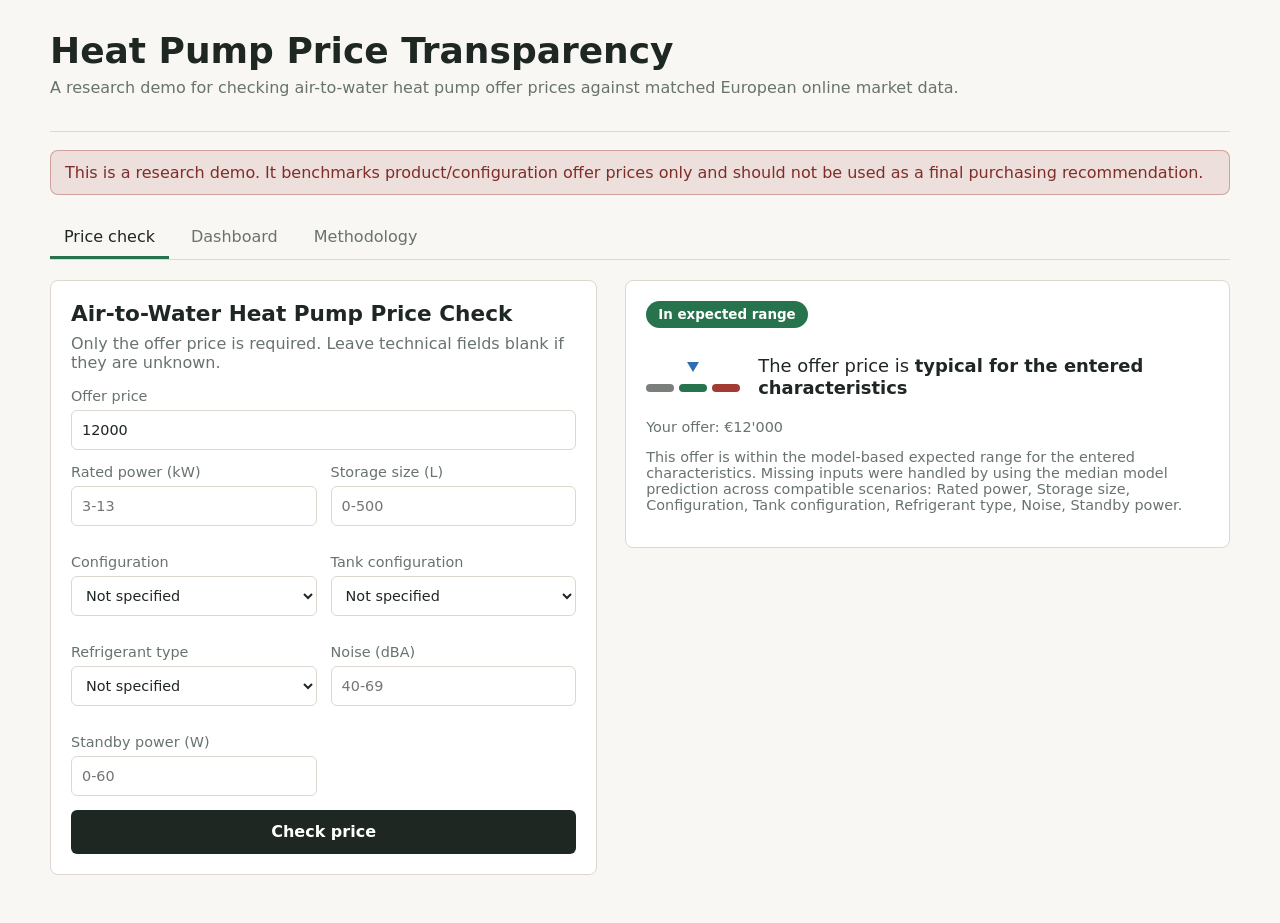
<file: index.html>
<!doctype html>
<html lang="en">
  <head>
    <meta charset="utf-8">
    <meta name="viewport" content="width=device-width, initial-scale=1">
    <title>Heat Pump Price Transparency</title>
    <link rel="stylesheet" href="styles.css">
  </head>
  <body>
    <main class="page">
      <header class="topbar">
        <div>
          <h1>Heat Pump Price Transparency</h1>
          <p>A research demo for checking air-to-water heat pump offer prices against matched European online market data.</p>
        </div>
      </header>

      <p class="research-warning">This is a research demo. It benchmarks product/configuration offer prices only and should not be used as a final purchasing recommendation.</p>

      <nav class="tabs" aria-label="Sections">
        <button class="tab is-active" data-tab="price">Price check</button>
        <button class="tab" data-tab="dashboard">Dashboard</button>
        <button class="tab" data-tab="methodology">Methodology</button>
      </nav>

      <section id="price" class="panel is-active">
        <div class="split">
          <form id="price-form" class="form-panel">
            <h2>Air-to-Water Heat Pump Price Check</h2>
            <p class="muted">Only the offer price is required. Leave technical fields blank if they are unknown.</p>

            <label>
              Offer price
              <input id="offer-price" type="number" min="0" step="any" value="12000">
            </label>

            <div class="grid two">
              <label>
                Rated power (kW)
                <input id="power" type="number" step="any">
              </label>
              <label>
                Storage size (L)
                <input id="storage" type="number" step="any">
              </label>
              <label>
                Configuration
                <select id="config"></select>
              </label>
              <label>
                Tank configuration
                <select id="tank"></select>
              </label>
              <label>
                Refrigerant type
                <select id="refrigerant"></select>
              </label>
              <label>
                Noise (dBA)
                <input id="noise" type="number" step="any">
              </label>
              <label>
                Standby power (W)
                <input id="standby" type="number" step="any">
              </label>
            </div>

            <button type="submit" class="primary">Check price</button>
          </form>

          <aside id="result" class="score-panel" aria-live="polite"></aside>
        </div>
      </section>

      <section id="dashboard" class="panel">
        <h2>Market Dashboard</h2>
        <p class="muted">Explore simple benchmark tables and matched offers from the research dataset.</p>

        <div class="filters">
          <input id="table-search" type="search" placeholder="Search manufacturer, model, title, refrigerant, or website">
          <details class="multi-select" id="manufacturer-filter">
            <summary>All manufacturers</summary>
            <div class="multi-select__menu" id="manufacturer-options"></div>
          </details>
          <details class="multi-select" id="configuration-filter">
            <summary>All configurations</summary>
            <div class="multi-select__menu" id="configuration-options"></div>
          </details>
          <select id="refrigerant-filter"></select>
          <div class="range-filter">
            <div class="range-filter__label">
              <span>Price range</span>
              <strong id="price-range-label"></strong>
            </div>
            <div class="range-stack">
              <input id="price-min-filter" type="range" step="250" aria-label="Minimum price">
              <input id="price-max-filter" type="range" step="250" aria-label="Maximum price">
            </div>
          </div>
          <div class="range-filter">
            <div class="range-filter__label">
              <span>Power range</span>
              <strong id="power-range-label"></strong>
            </div>
            <div class="range-stack">
              <input id="power-min-filter" type="range" step="0.5" aria-label="Minimum power">
              <input id="power-max-filter" type="range" step="0.5" aria-label="Maximum power">
            </div>
          </div>
        </div>

        <div id="dashboard-metrics" class="metric-grid"></div>

        <div class="table-wrap">
          <table id="offers-table">
            <thead>
              <tr>
                <th data-sort="Manufacturer display">Manufacturer</th>
                <th data-sort="Model/Type">Matched online name</th>
                <th data-sort="Titel">Keymark name <a class="help-link" href="https://keymark.eu/en/products/heatpumps/certified-products" target="_blank" rel="noreferrer" title="Heat pump database - Keymark">?</a></th>
                <th data-sort="Model">Keymark model <a class="help-link" href="https://keymark.eu/en/products/heatpumps/certified-products" target="_blank" rel="noreferrer" title="Heat pump database - Keymark">?</a></th>
                <th data-sort="Price">Price</th>
                <th data-sort="Rated Power low T [kW]">Power kW</th>
                <th data-sort="SCOP">SCOP</th>
                <th data-sort="Configuration">Configuration</th>
                <th data-sort="Refrigerant">Refrigerant</th>
                <th data-sort="Website">Website</th>
              </tr>
            </thead>
            <tbody></tbody>
          </table>
        </div>
      </section>

      <section id="methodology" class="panel">
        <h2>Methodology</h2>
        <p>This demo is based on the market-transparency study <em>Increasing market transparency of residential air-to-water heat pumps in Europe by clustering the appliances</em> by Ugne Potthoff, Felix Morlock, and Felix Wortmann, prepared for HPC2026.</p>

        <h3>Data basis</h3>
        <p>The underlying research links certified technical data from Heat Pump Library / Keymark records with web-scraped European online retail prices. The processed app dataset contains matched residential air-to-water heat pump observations from 13 manufacturers.</p>

        <h3>Static GitHub Pages model</h3>
        <div id="model-metrics" class="metric-grid"></div>
        <p>This GitHub Pages version cannot run Python in the browser. Instead, it uses a precomputed grid of predictions generated from the same RandomForest_200t model used in the Streamlit app. Missing inputs broaden the comparison across the precomputed prediction grid.</p>
        <p><strong>Important: predictive fit is not causality.</strong> The model estimates associations learned from observed online product prices. It does not prove that changing one feature causes the price to change by a specific amount.</p>

        <h3>How the label is assigned</h3>
        <ul>
          <li><strong>Cheaper than expected:</strong> offer price is more than 20% below the expected range.</li>
          <li><strong>In expected range:</strong> offer price is within the expected range.</li>
          <li><strong>Higher than expected:</strong> offer price is more than 20% above the expected range.</li>
        </ul>

        <h3>Limitations and interpretation</h3>
        <p>The analysis should be interpreted as a cross-sectional snapshot of observable online market information, not as a continuous price monitoring system. The underlying data capture reflects prices found at the time of scraping and does not measure how prices evolve over time, how often offers change, or whether listed products were available under identical delivery and service conditions.</p>
        <p>Heat pump markets are not fully transparent to end users. Many relevant transactions take place in business-to-business channels between manufacturers, wholesalers, installers, and retailers. The prices used here are therefore internet-platform and online-retail observations rather than a complete representation of the full market. They should be read as observable reference points, not as definitive transaction prices for all buyers.</p>
        <p>The model only uses product and configuration characteristics available in the matched technical and price dataset. Less tangible but commercially important factors are not represented, including warranty conditions, installer relationship, after-sales service, brand reputation, perceived reliability, supplier trust, delivery security, local availability, financing conditions, and the scope of included accessories or services.</p>
        <p>The purpose of this demo is not to harm, rank, or judge individual manufacturers, brands, retailers, or installers. Its purpose is to illustrate the current state of market transparency and to make visible how difficult it can be for individual users to identify comparable air-to-water heat pump prices online. The results should therefore be understood as a research-based benchmarking signal and as a demonstration of market opacity, not as a purchasing recommendation or a causal assessment of brand value.</p>
      </section>
    </main>
    <script src="app.js"></script>
  </body>
</html>
</file>
<file: styles.css>
:root {
  --bg: #f8f7f4;
  --surface: #ffffff;
  --ink: #1f2723;
  --muted: #68736d;
  --line: #dcd8cf;
  --green: #26734d;
  --red: #a33b35;
  --gray: #6f7772;
}

* {
  box-sizing: border-box;
}

body {
  margin: 0;
  background: var(--bg);
  color: var(--ink);
  font-family: Inter, ui-sans-serif, system-ui, -apple-system, BlinkMacSystemFont, "Segoe UI", sans-serif;
}

.page {
  width: min(1180px, calc(100vw - 32px));
  margin: 0 auto;
  padding: 32px 0 48px;
}

.topbar {
  border-bottom: 1px solid var(--line);
  padding-bottom: 18px;
}

h1,
h2,
h3,
p {
  margin-top: 0;
}

h1 {
  font-size: 2.25rem;
  line-height: 1.05;
  margin-bottom: 0.5rem;
}

h2 {
  font-size: 1.35rem;
  margin-bottom: 0.5rem;
}

h3 {
  font-size: 1rem;
  margin-top: 1.5rem;
}

.muted,
.topbar p {
  color: var(--muted);
}

.tabs {
  display: flex;
  gap: 8px;
  margin: 20px 0;
  border-bottom: 1px solid var(--line);
}

.tab {
  appearance: none;
  border: 0;
  border-bottom: 3px solid transparent;
  background: transparent;
  color: var(--muted);
  cursor: pointer;
  font: inherit;
  padding: 12px 14px 10px;
}

.tab.is-active {
  color: var(--ink);
  border-bottom-color: var(--green);
}

.panel {
  display: none;
}

.panel.is-active {
  display: block;
}

.split {
  display: grid;
  grid-template-columns: minmax(0, 0.95fr) minmax(300px, 1.05fr);
  gap: 28px;
  align-items: start;
}

.form-panel,
.score-panel {
  background: var(--surface);
  border: 1px solid var(--line);
  border-radius: 8px;
  padding: 20px;
}

.research-warning {
  background: rgba(163, 59, 53, 0.12);
  border: 1px solid rgba(163, 59, 53, 0.38);
  border-radius: 8px;
  color: #7f2d29;
  margin: 18px 0 4px;
  padding: 12px 14px;
}

.grid.two {
  display: grid;
  grid-template-columns: repeat(2, minmax(0, 1fr));
  gap: 14px;
}

label {
  display: grid;
  gap: 6px;
  color: var(--muted);
  font-size: 0.9rem;
  margin-bottom: 14px;
}

input,
select {
  width: 100%;
  border: 1px solid var(--line);
  border-radius: 6px;
  background: #fff;
  color: var(--ink);
  font: inherit;
  min-height: 40px;
  padding: 8px 10px;
}

.multi-select {
  min-width: 0;
  position: relative;
}

.multi-select summary {
  align-items: center;
  background: #fff;
  border: 1px solid var(--line);
  border-radius: 6px;
  color: var(--ink);
  cursor: pointer;
  display: flex;
  font-size: 0.95rem;
  justify-content: space-between;
  list-style: none;
  min-height: 40px;
  padding: 8px 10px;
}

.multi-select summary::-webkit-details-marker {
  display: none;
}

.multi-select summary::after {
  color: var(--muted);
  content: "⌄";
  font-size: 0.9rem;
}

.multi-select[open] summary {
  border-bottom-left-radius: 0;
  border-bottom-right-radius: 0;
}

.multi-select__menu {
  background: #fff;
  border: 1px solid var(--line);
  border-radius: 0 0 6px 6px;
  box-shadow: 0 8px 18px rgba(31, 39, 35, 0.12);
  display: grid;
  gap: 2px;
  left: 0;
  max-height: 260px;
  overflow: auto;
  padding: 8px;
  position: absolute;
  right: 0;
  top: 100%;
  z-index: 4;
}

.multi-select__menu label {
  align-items: center;
  color: var(--ink);
  display: flex;
  flex-direction: row;
  font-size: 0.9rem;
  gap: 8px;
  margin: 0;
  padding: 6px;
}

.multi-select__menu input {
  min-height: auto;
  width: auto;
}

input[type="range"] {
  appearance: none;
  background: transparent;
  min-height: 28px;
  padding: 0;
  pointer-events: none;
}

input[type="range"]::-webkit-slider-runnable-track {
  background: transparent;
  border: 0;
  height: 6px;
}

input[type="range"]::-moz-range-track {
  background: transparent;
  border: 0;
  height: 6px;
}

input[type="range"]::-webkit-slider-thumb {
  appearance: none;
  background: #5f6661;
  border: 2px solid #fff;
  border-radius: 999px;
  box-shadow: 0 1px 4px rgba(31, 39, 35, 0.25);
  cursor: pointer;
  height: 18px;
  margin-top: -6px;
  pointer-events: auto;
  width: 18px;
}

input[type="range"]::-moz-range-thumb {
  background: #5f6661;
  border: 2px solid #fff;
  border-radius: 999px;
  box-shadow: 0 1px 4px rgba(31, 39, 35, 0.25);
  cursor: pointer;
  height: 18px;
  pointer-events: auto;
  width: 18px;
}

.range-filter {
  display: grid;
  gap: 4px;
  min-width: 0;
}

.range-filter__label {
  align-items: baseline;
  color: var(--muted);
  display: flex;
  font-size: 0.9rem;
  gap: 10px;
  justify-content: space-between;
}

.range-filter__label strong {
  color: var(--ink);
  font-size: 0.85rem;
  font-weight: 650;
  white-space: nowrap;
}

.range-stack {
  --range-end: 100%;
  --range-start: 0%;
  border-radius: 999px;
  height: 24px;
  position: relative;
}

.range-stack::after {
  background: var(--line);
  border-radius: 999px;
  content: "";
  height: 7px;
  left: 0;
  position: absolute;
  right: 0;
  top: 7px;
  z-index: 0;
}

.range-stack::before {
  background: #6f7772;
  border-radius: 999px;
  content: "";
  height: 7px;
  left: var(--range-start);
  position: absolute;
  right: calc(100% - var(--range-end));
  top: 7px;
  z-index: 1;
}

.range-stack input[type="range"] {
  border: 0;
  height: 24px;
  left: 0;
  margin: 0;
  position: absolute;
  right: 0;
  top: 0;
  width: 100%;
  z-index: 2;
}

.primary {
  width: 100%;
  min-height: 44px;
  border: 0;
  border-radius: 6px;
  background: var(--ink);
  color: #fff;
  cursor: pointer;
  font: inherit;
  font-weight: 650;
}

.label-pill {
  display: inline-block;
  border-radius: 999px;
  color: #fff;
  font-size: 0.84rem;
  font-weight: 700;
  margin-bottom: 18px;
  padding: 6px 12px;
}

.metric-label {
  color: var(--muted);
  font-size: 0.82rem;
  margin-bottom: 0.35rem;
}

.price-status {
  align-items: center;
  display: flex;
  gap: 18px;
  margin: 0.55rem 0 1.2rem;
}

.price-status__scale {
  align-items: end;
  display: flex;
  gap: 5px;
  height: 30px;
  position: relative;
}

.price-status__segment {
  border-radius: 4px;
  display: block;
  height: 8px;
  width: 28px;
}

.price-status__segment--low {
  background: #7b7f7c;
}

.price-status__segment--typical {
  background: #26734d;
}

.price-status__segment--high {
  background: #a33b35;
}

.price-status__marker {
  border-left: 6px solid transparent;
  border-right: 6px solid transparent;
  border-top: 10px solid #2f6db2;
  height: 0;
  position: absolute;
  top: 0;
  transform: translateX(-50%);
  width: 0;
}

.price-status__text {
  color: var(--ink);
  font-size: 1.12rem;
  line-height: 1.25;
}

.price-status__text strong {
  font-weight: 750;
}

.small-note {
  color: var(--muted);
  font-size: 0.9rem;
}

.filters,
.metric-grid {
  display: grid;
  grid-template-columns: repeat(auto-fit, minmax(180px, 1fr));
  gap: 12px;
  margin: 16px 0;
}

.metric-card {
  background: var(--surface);
  border: 1px solid var(--line);
  border-radius: 8px;
  padding: 14px;
}

.metric-value {
  font-size: 1.55rem;
  font-weight: 700;
}

.table-wrap {
  background: var(--surface);
  border: 1px solid var(--line);
  border-radius: 8px;
  overflow: auto;
  max-height: 620px;
}

table {
  width: 100%;
  border-collapse: collapse;
  font-size: 0.9rem;
}

th,
td {
  border-bottom: 1px solid var(--line);
  padding: 10px;
  text-align: left;
  vertical-align: top;
}

th {
  background: #f0eee8;
  cursor: pointer;
  position: sticky;
  top: 0;
  z-index: 1;
}

.help-link {
  align-items: center;
  background: #ffffff;
  border: 1px solid var(--line);
  border-radius: 999px;
  color: var(--muted);
  display: inline-flex;
  font-size: 0.72rem;
  font-weight: 700;
  height: 18px;
  justify-content: center;
  margin-left: 5px;
  text-decoration: none;
  width: 18px;
}

.help-link:hover {
  border-color: var(--gray);
  color: var(--ink);
}

td a {
  color: var(--green);
}

@media (max-width: 760px) {
  .split,
  .grid.two {
    grid-template-columns: 1fr;
  }

  h1 {
    font-size: 1.8rem;
  }
}
</file>
